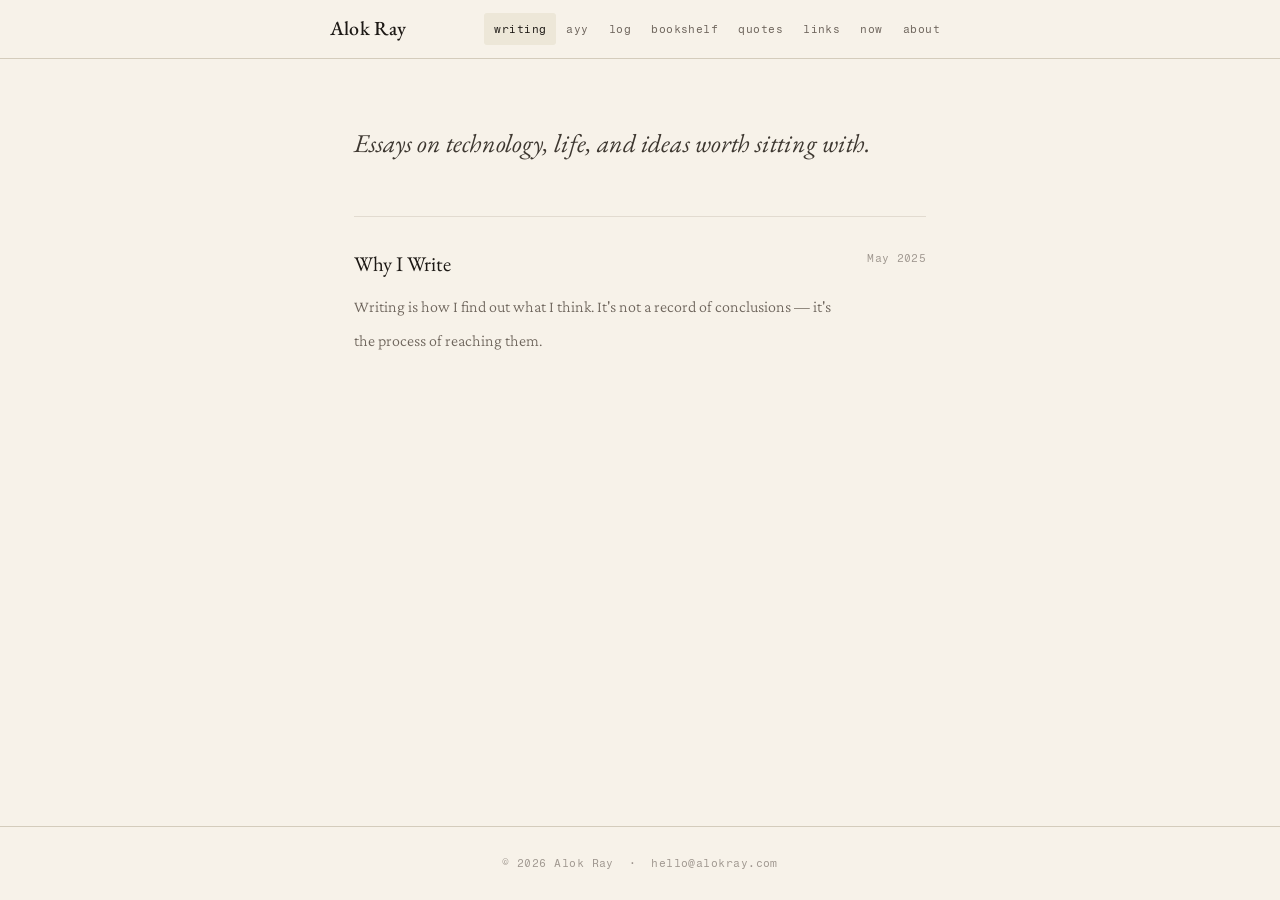
<file: index.html>
<!DOCTYPE html>
<html lang="en">
<head>
  <meta charset="UTF-8" />
  <meta name="viewport" content="width=device-width, initial-scale=1.0"/>
  <title>Alok Ray</title>
  <link rel="stylesheet" href="style.css" />
</head>
<body>

  <header>
    <div class="header-inner">
      <a href="index.html" class="site-title">Alok Ray</a>
      <nav>
        <a href="index.html" class="active">writing</a>
        <a href="ayy.html">ayy</a>
        <a href="log.html">log</a>
        <a href="bookshelf.html">bookshelf</a>
        <a href="quotes.html">quotes</a>
        <a href="links.html">links</a>
        <a href="now.html">now</a>
        <a href="about.html">about</a>
      </nav>
    </div>
  </header>

  <main>
    <div class="home-intro">
      <p>Essays on technology, life, and ideas worth sitting with.</p>
    </div>

    <ul class="post-list">

      <li style="animation-delay:0.05s">
        <div>
          <a href="posts/why-i-write.html" class="post-title">Why I Write</a>
          <span class="post-desc">Writing is how I find out what I think. It's not a record of conclusions — it's the process of reaching them.</span>
        </div>
        <span class="post-date">May 2025</span>
      </li>

      <!-- <li style="animation-delay:0.1s">
        <div>
          <a href="posts/on-simplicity.html" class="post-title">On Simplicity</a>
          <span class="post-desc">Most things worth doing are simple. Not easy — but simple. The confusion between the two costs people years.</span>
        </div>
        <span class="post-date">Apr 2025</span>
      </li>

      <li style="animation-delay:0.15s">
        <div>
          <a href="posts/the-internet-changed-thinking.html" class="post-title">The Internet Changed How We Think</a>
          <span class="post-desc">We have more information than ever, and somehow feel less certain. That's not a bug — it might be the whole point.</span>
        </div>
        <span class="post-date">Mar 2025</span>
      </li>

      <li style="animation-delay:0.2s">
        <div>
          <a href="posts/small-bets.html" class="post-title">The Power of Small Bets</a>
          <span class="post-desc">You don't need a master plan. You need a few things worth trying, and the patience to see what sticks.</span>
        </div>
        <span class="post-date">Feb 2025</span>
      </li> -->

    </ul>
  </main>

  <footer>
    <p>© 2026 Alok Ray &nbsp;·&nbsp; <a href="mailto:hello@alokray.com">hello@alokray.com</a></p>
  </footer>

</body>
</html>
</file>
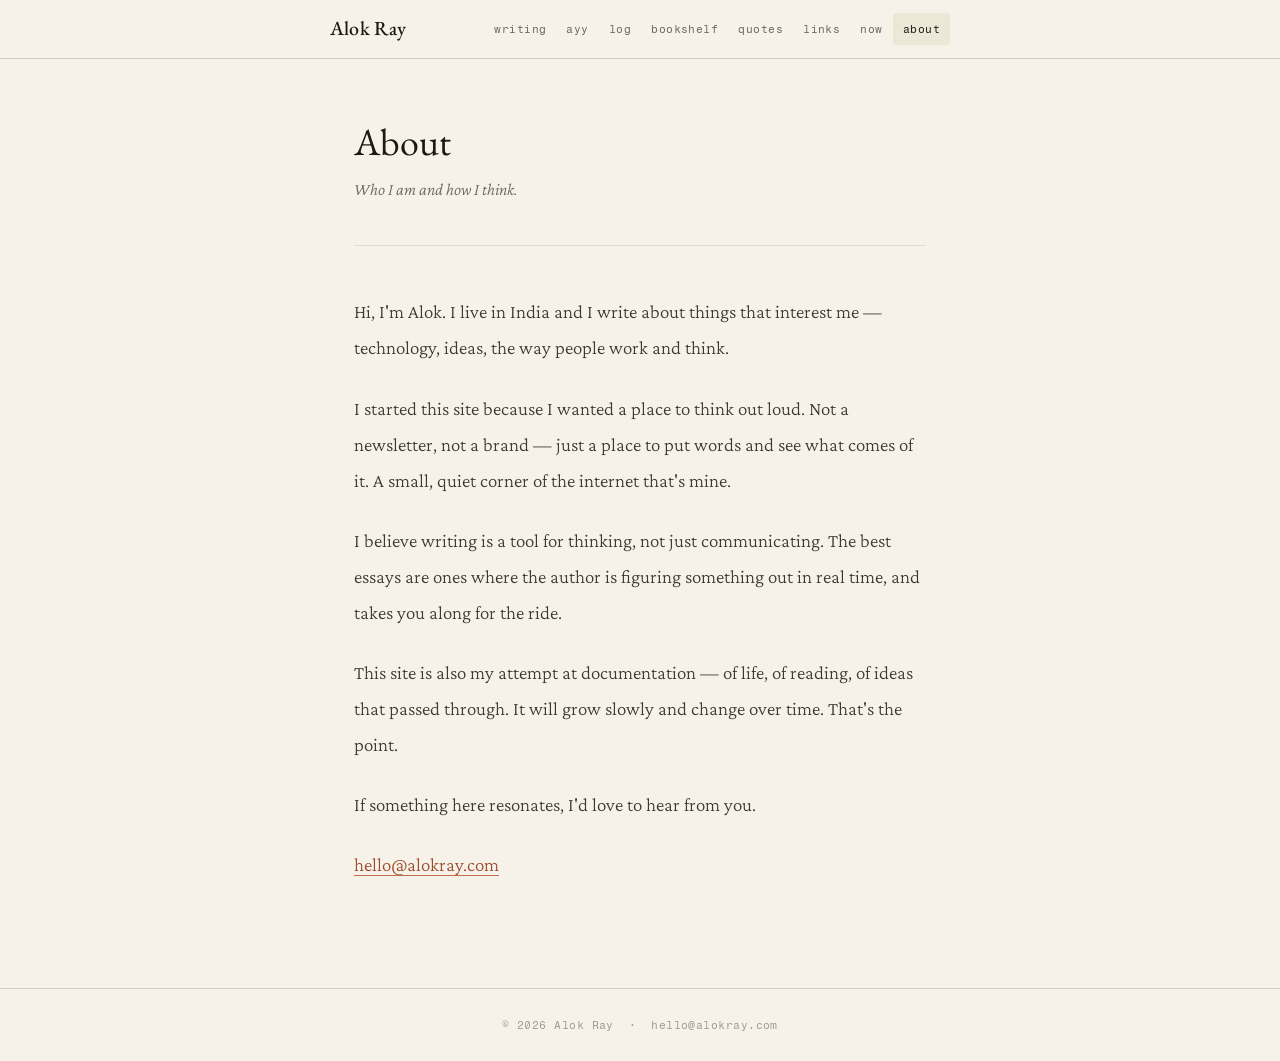
<file: about.html>
<!DOCTYPE html>
<html lang="en">
<head>
  <meta charset="UTF-8" />
  <meta name="viewport" content="width=device-width, initial-scale=1.0"/>
  <title>About — Alok Ray</title>
  <link rel="stylesheet" href="style.css" />
</head>
<body>

  <header>
    <div class="header-inner">
      <a href="index.html" class="site-title">Alok Ray</a>
      <nav>
        <a href="index.html">writing</a>
        <a href="ayy.html">ayy</a>
        <a href="log.html">log</a>
        <a href="bookshelf.html">bookshelf</a>
        <a href="quotes.html">quotes</a>
        <a href="links.html">links</a>
        <a href="now.html">now</a>
        <a href="about.html" class="active">about</a>
      </nav>
    </div>
  </header>

  <main>
    <div class="page-head">
      <h1>About</h1>
      <p class="sub">Who I am and how I think.</p>
    </div>

    <div class="about-body">
      <p>
        Hi, I'm Alok. I live in India and I write about things that interest me — technology, ideas, the way people work and think.
      </p>
      <p>
        I started this site because I wanted a place to think out loud. Not a newsletter, not a brand — just a place to put words and see what comes of it. A small, quiet corner of the internet that's mine.
      </p>
      <p>
        I believe writing is a tool for thinking, not just communicating. The best essays are ones where the author is figuring something out in real time, and takes you along for the ride.
      </p>
      <p>
        This site is also my attempt at documentation — of life, of reading, of ideas that passed through. It will grow slowly and change over time. That's the point.
      </p>
      <p>
        If something here resonates, I'd love to hear from you.
      </p>
      <p>
        <a href="mailto:hello@alokray.com">hello@alokray.com</a>
      </p>
    </div>
  </main>

  <footer>
    <p>© 2026 Alok Ray &nbsp;·&nbsp; <a href="mailto:hello@alokray.com">hello@alokray.com</a></p>
  </footer>

</body>
</html>
</file>
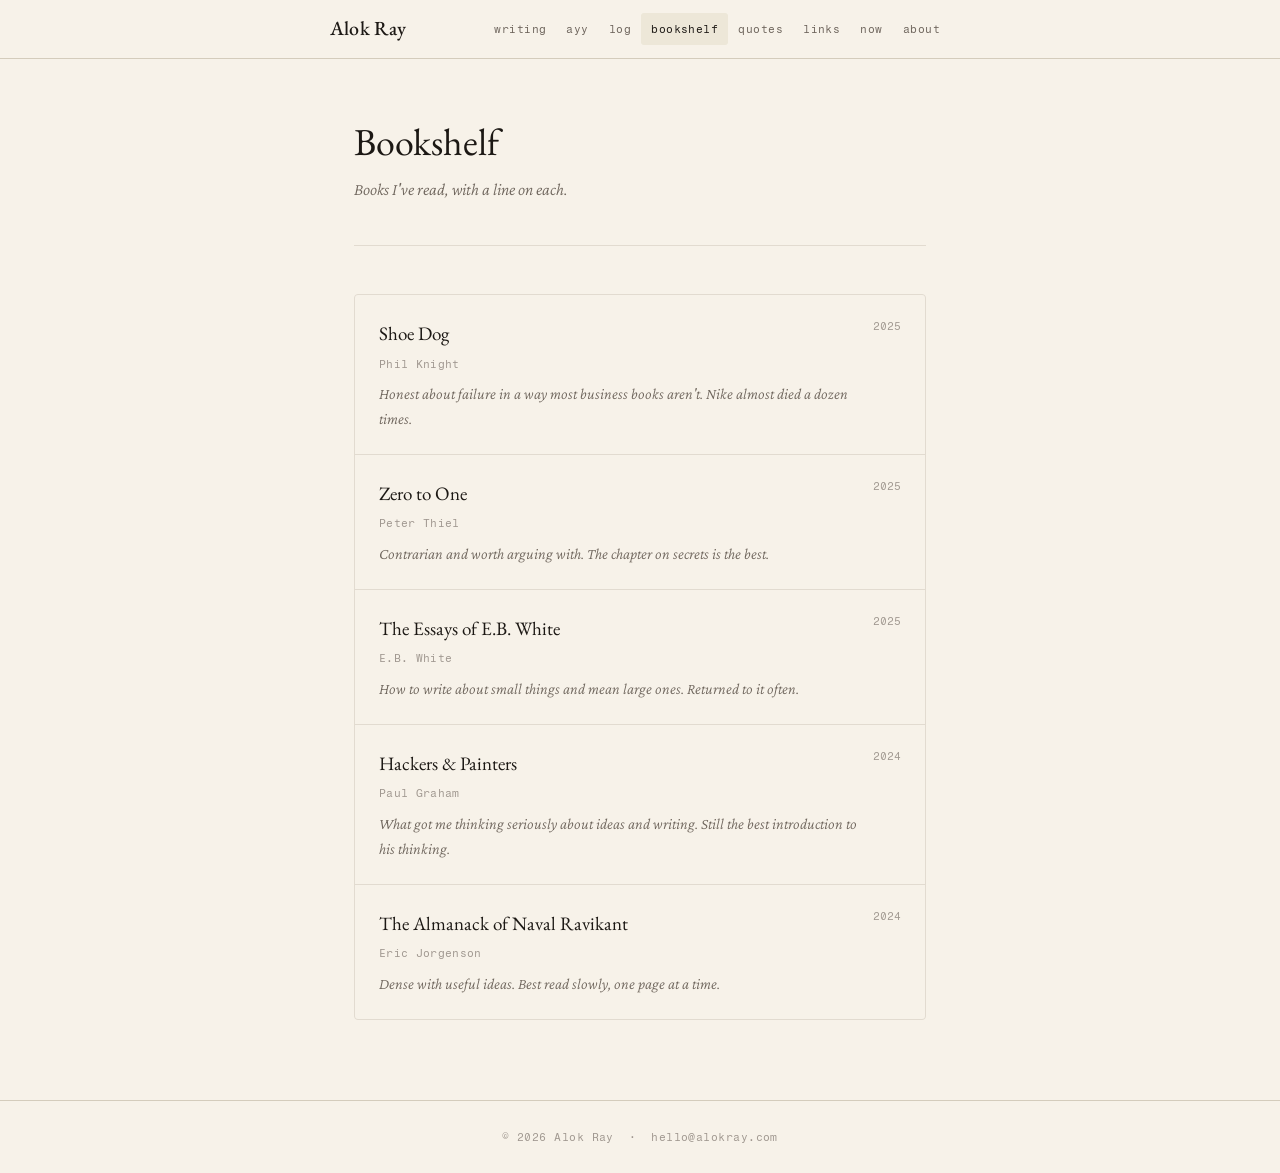
<file: bookshelf.html>
<!DOCTYPE html>
<html lang="en">
<head>
  <meta charset="UTF-8" />
  <meta name="viewport" content="width=device-width, initial-scale=1.0"/>
  <title>Bookshelf — Alok Ray</title>
  <link rel="stylesheet" href="style.css" />
</head>
<body>

  <header>
    <div class="header-inner">
      <a href="index.html" class="site-title">Alok Ray</a>
      <nav>
        <a href="index.html">writing</a>
        <a href="ayy.html">ayy</a>
        <a href="log.html">log</a>
        <a href="bookshelf.html" class="active">bookshelf</a>
        <a href="quotes.html">quotes</a>
        <a href="links.html">links</a>
        <a href="now.html">now</a>
        <a href="about.html">about</a>
      </nav>
    </div>
  </header>

  <main>
    <div class="page-head">
      <h1>Bookshelf</h1>
      <p class="sub">Books I've read, with a line on each.</p>
    </div>

    <div class="shelf">
      <div class="shelf-grid">

        <div class="book">
          <div>
            <div class="book-title">Shoe Dog</div>
            <div class="book-author">Phil Knight</div>
            <div class="book-note">Honest about failure in a way most business books aren't. Nike almost died a dozen times.</div>
          </div>
          <span class="book-year">2025</span>
        </div>

        <div class="book">
          <div>
            <div class="book-title">Zero to One</div>
            <div class="book-author">Peter Thiel</div>
            <div class="book-note">Contrarian and worth arguing with. The chapter on secrets is the best.</div>
          </div>
          <span class="book-year">2025</span>
        </div>

        <div class="book">
          <div>
            <div class="book-title">The Essays of E.B. White</div>
            <div class="book-author">E.B. White</div>
            <div class="book-note">How to write about small things and mean large ones. Returned to it often.</div>
          </div>
          <span class="book-year">2025</span>
        </div>

        <div class="book">
          <div>
            <div class="book-title">Hackers & Painters</div>
            <div class="book-author">Paul Graham</div>
            <div class="book-note">What got me thinking seriously about ideas and writing. Still the best introduction to his thinking.</div>
          </div>
          <span class="book-year">2024</span>
        </div>

        <div class="book">
          <div>
            <div class="book-title">The Almanack of Naval Ravikant</div>
            <div class="book-author">Eric Jorgenson</div>
            <div class="book-note">Dense with useful ideas. Best read slowly, one page at a time.</div>
          </div>
          <span class="book-year">2024</span>
        </div>

      </div>
    </div>
  </main>

  <footer>
    <p>© 2026 Alok Ray &nbsp;·&nbsp; <a href="mailto:hello@alokray.com">hello@alokray.com</a></p>
  </footer>

</body>
</html>
</file>
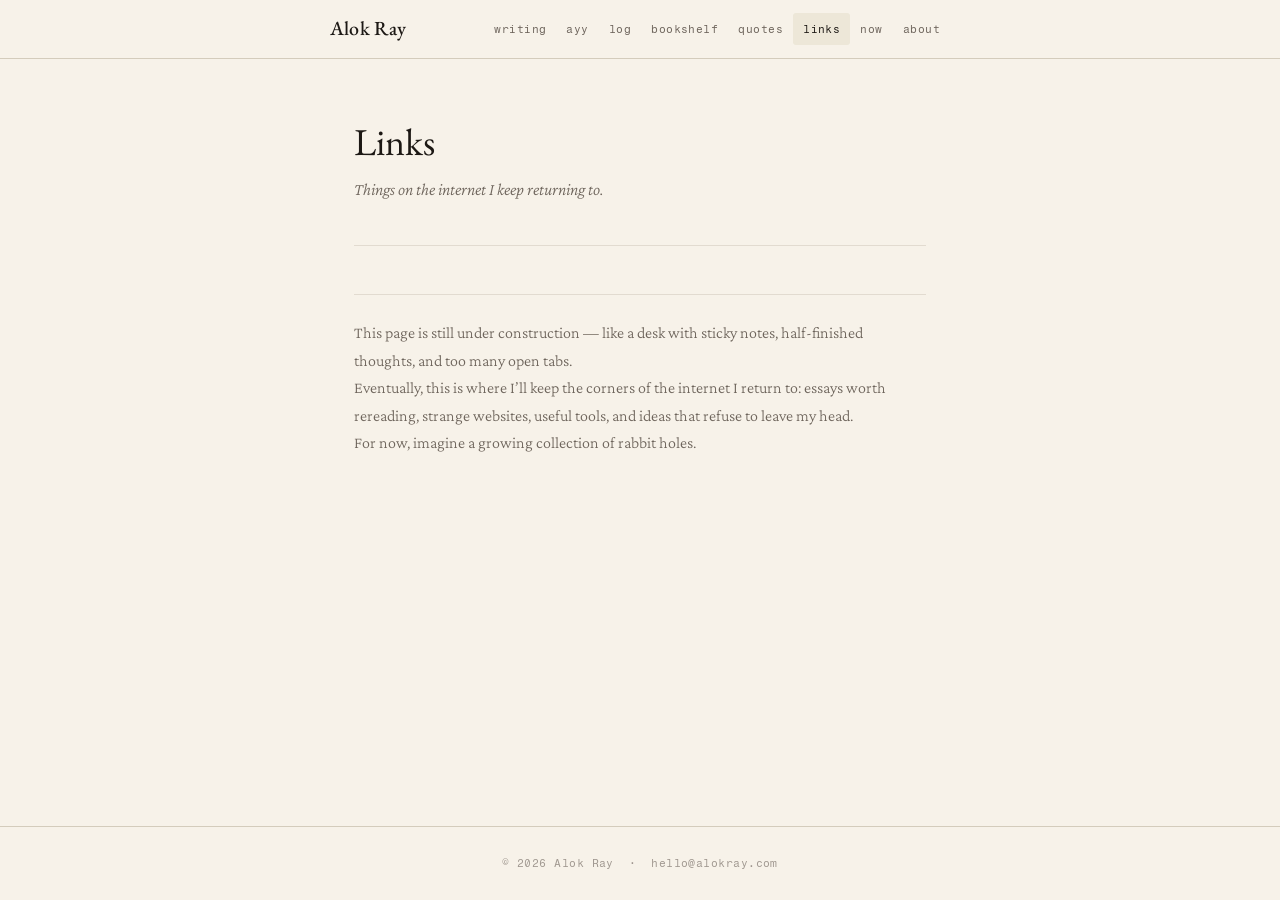
<file: links.html>
<!DOCTYPE html>
<html lang="en">
<head>
  <meta charset="UTF-8" />
  <meta name="viewport" content="width=device-width, initial-scale=1.0"/>
  <title>Links — Alok Ray</title>
  <link rel="stylesheet" href="style.css" />
</head>
<body>

  <header>
    <div class="header-inner">
      <a href="index.html" class="site-title">Alok Ray</a>
      <nav>
        <a href="index.html">writing</a>
        <a href="ayy.html">ayy</a>
        <a href="log.html">log</a>
        <a href="bookshelf.html">bookshelf</a>
        <a href="quotes.html">quotes</a>
        <a href="links.html" class="active">links</a>
        <a href="now.html">now</a>
        <a href="about.html">about</a>
      </nav>
    </div>
  </header>

  <main>
    <div class="page-head">
      <h1>Links</h1>
      <p class="sub">Things on the internet I keep returning to.</p>
    </div>

    <ul class="links-list">

  <li class="link-item empty-links">
    <p class="link-note">
      This page is still under construction — like a desk with sticky notes,
      half-finished thoughts, and too many open tabs.
    </p>

    <p class="link-note">
      Eventually, this is where I’ll keep the corners of the internet I return to:
      essays worth rereading, strange websites, useful tools, and ideas that refuse
      to leave my head.
    </p>

    <p class="link-note">
      For now, imagine a growing collection of rabbit holes.
    </p>
  </li>

</ul>
  </main>

  <footer>
    <p>© 2026 Alok Ray &nbsp;·&nbsp; <a href="mailto:hello@alokray.com">hello@alokray.com</a></p>
  </footer>

</body>
</html>
</file>
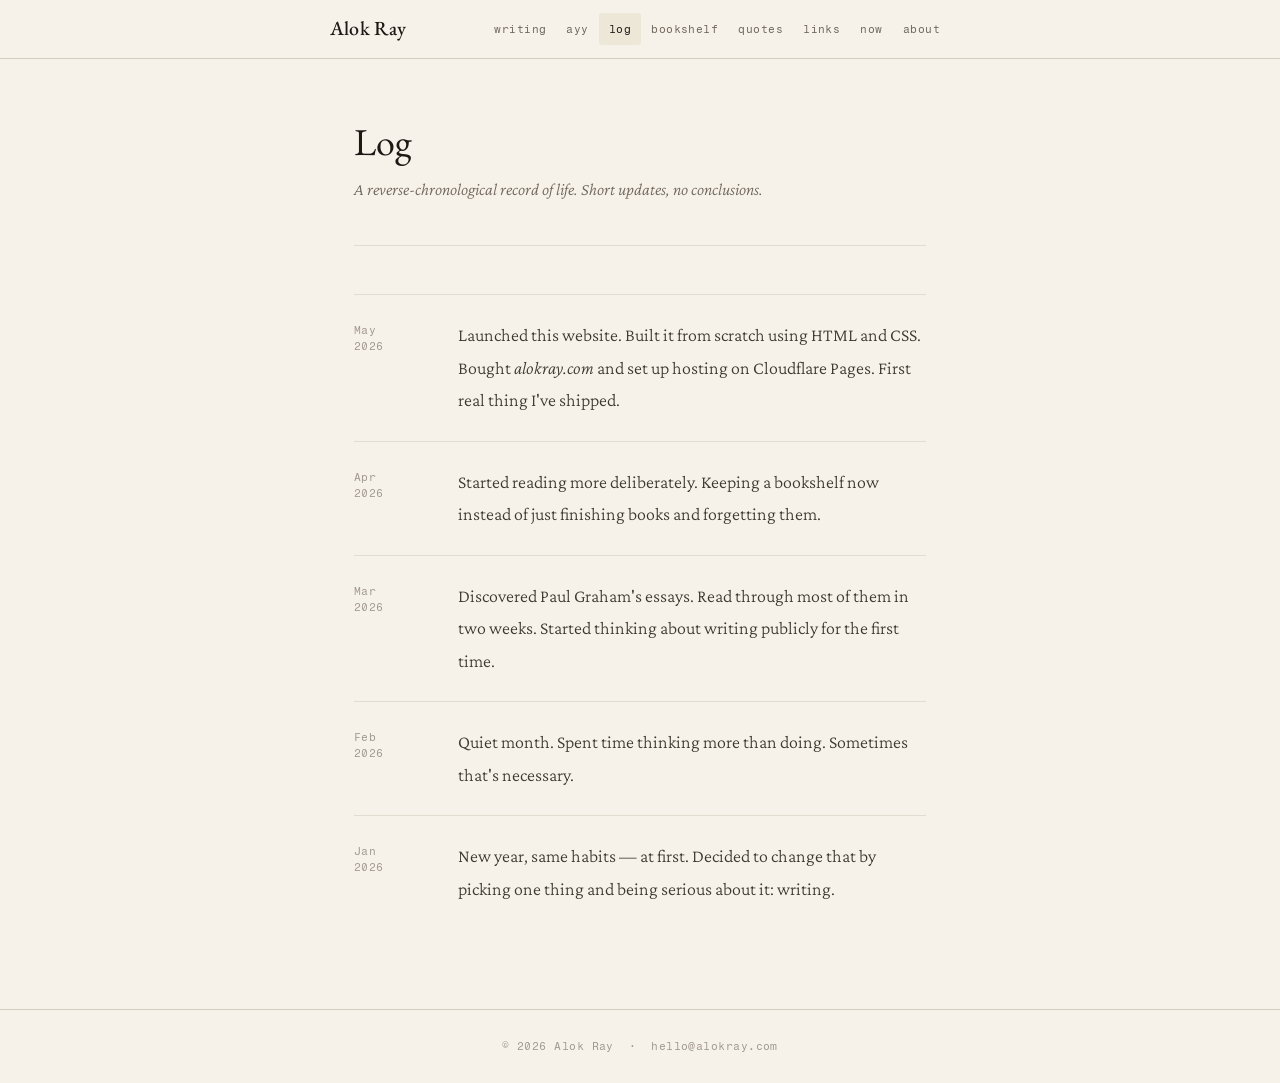
<file: log.html>
<!DOCTYPE html>
<html lang="en">
<head>
  <meta charset="UTF-8" />
  <meta name="viewport" content="width=device-width, initial-scale=1.0"/>
  <title>Log — Alok Ray</title>
  <link rel="stylesheet" href="style.css" />
</head>
<body>

  <header>
    <div class="header-inner">
      <a href="index.html" class="site-title">Alok Ray</a>
      <nav>
        <a href="index.html">writing</a>
        <a href="ayy.html">ayy</a>
        <a href="log.html" class="active">log</a>
        <a href="bookshelf.html">bookshelf</a>
        <a href="quotes.html">quotes</a>
        <a href="links.html">links</a>
        <a href="now.html">now</a>
        <a href="about.html">about</a>
      </nav>
    </div>
  </header>

  <main>
    <div class="page-head">
      <h1>Log</h1>
      <p class="sub">A reverse-chronological record of life. Short updates, no conclusions.</p>
    </div>

    <ul class="log-list">

      <li class="log-entry" style="animation-delay:0.05s">
        <span class="log-month">May<br>2026</span>
        <span class="log-text">Launched this website. Built it from scratch using HTML and CSS. Bought <em>alokray.com</em> and set up hosting on Cloudflare Pages. First real thing I've shipped.</span>
      </li>

      <li class="log-entry" style="animation-delay:0.1s">
        <span class="log-month">Apr<br>2026</span>
        <span class="log-text">Started reading more deliberately. Keeping a bookshelf now instead of just finishing books and forgetting them.</span>
      </li>

      <li class="log-entry" style="animation-delay:0.15s">
        <span class="log-month">Mar<br>2026</span>
        <span class="log-text">Discovered Paul Graham's essays. Read through most of them in two weeks. Started thinking about writing publicly for the first time.</span>
      </li>

      <li class="log-entry" style="animation-delay:0.2s">
        <span class="log-month">Feb<br>2026</span>
        <span class="log-text">Quiet month. Spent time thinking more than doing. Sometimes that's necessary.</span>
      </li>

      <li class="log-entry" style="animation-delay:0.25s">
        <span class="log-month">Jan<br>2026</span>
        <span class="log-text">New year, same habits — at first. Decided to change that by picking one thing and being serious about it: writing.</span>
      </li>

    </ul>
  </main>

  <footer>
    <p>© 2026 Alok Ray &nbsp;·&nbsp; <a href="mailto:hello@alokray.com">hello@alokray.com</a></p>
  </footer>

</body>
</html>
</file>
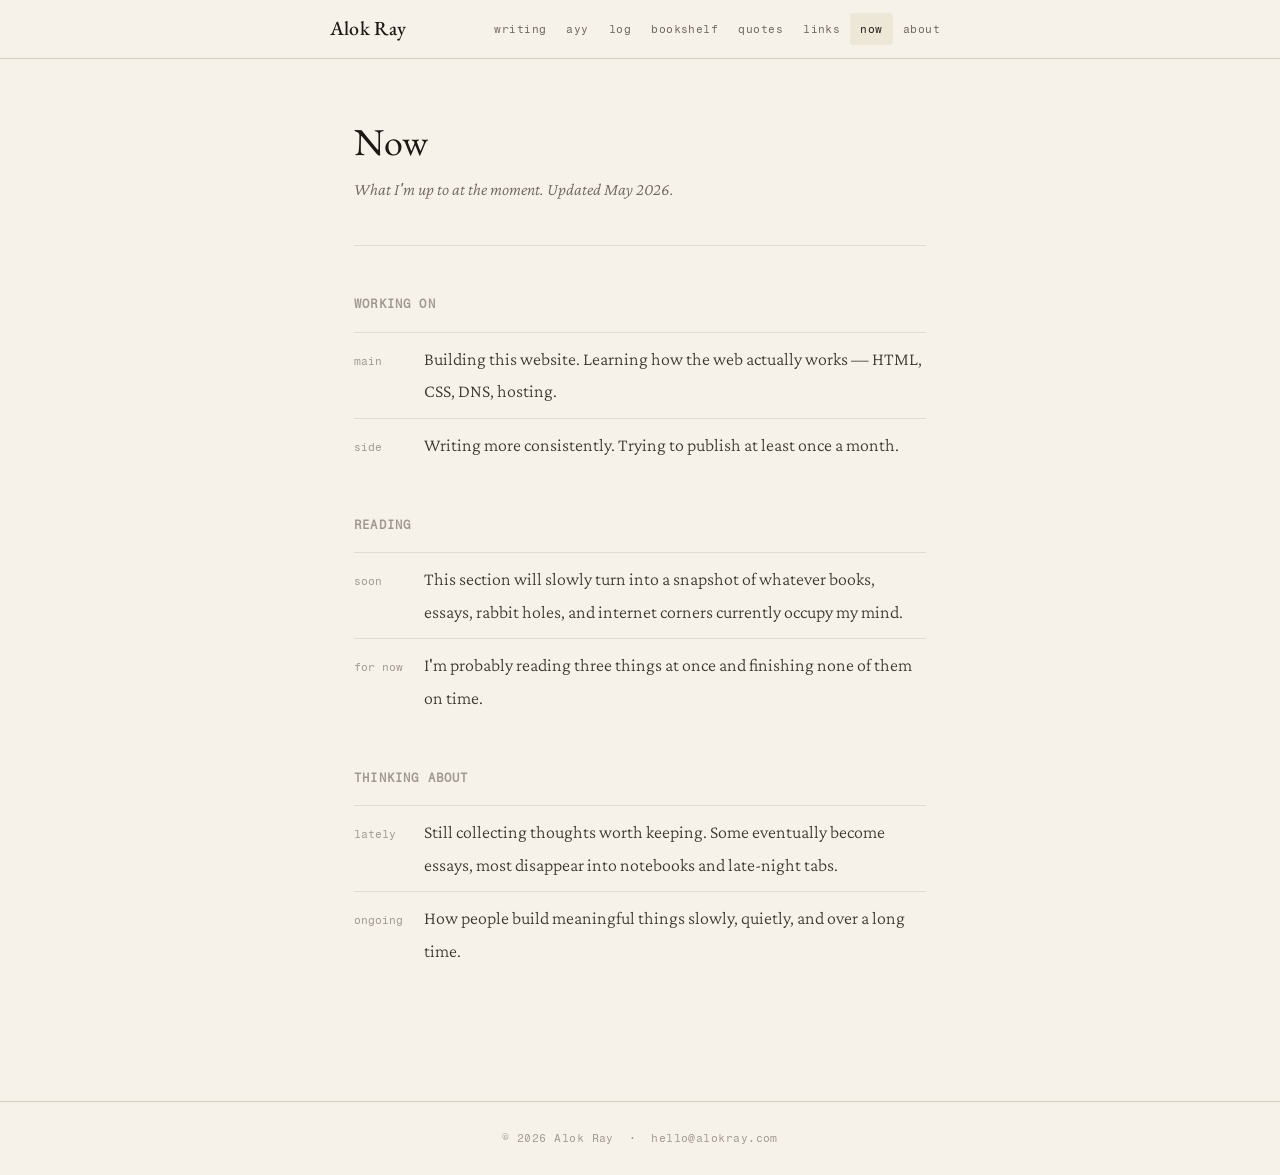
<file: now.html>
<!DOCTYPE html>
<html lang="en">
<head>
  <meta charset="UTF-8" />
  <meta name="viewport" content="width=device-width, initial-scale=1.0"/>
  <title>Now — Alok Ray</title>
  <link rel="stylesheet" href="style.css" />
</head>
<body>

  <header>
    <div class="header-inner">
      <a href="index.html" class="site-title">Alok Ray</a>

      <nav>
        <a href="index.html">writing</a>
        <a href="ayy.html">ayy</a>
        <a href="log.html">log</a>
        <a href="bookshelf.html">bookshelf</a>
        <a href="quotes.html">quotes</a>
        <a href="links.html">links</a>
        <a href="now.html" class="active">now</a>
        <a href="about.html">about</a>
      </nav>
    </div>
  </header>

  <main>

    <div class="page-head">
      <h1>Now</h1>
      <p class="sub">What I'm up to at the moment. Updated May 2026.</p>
    </div>

    <div class="now-body">

      <div class="now-section">
        <h2>Working on</h2>

        <div class="now-item">
          <span class="label">main</span>
          <span>
            Building this website. Learning how the web actually works —
            HTML, CSS, DNS, hosting.
          </span>
        </div>

        <div class="now-item">
          <span class="label">side</span>
          <span>
            Writing more consistently. Trying to publish at least once a month.
          </span>
        </div>
      </div>

      <div class="now-section">
        <h2>Reading</h2>

        <div class="now-item">
          <span class="label">soon</span>
          <span>
            This section will slowly turn into a snapshot of whatever books,
            essays, rabbit holes, and internet corners currently occupy my mind.
          </span>
        </div>

        <div class="now-item">
          <span class="label">for now</span>
          <span>
            I'm probably reading three things at once and finishing none of them on time.
          </span>
        </div>
      </div>

      <div class="now-section">
        <h2>Thinking about</h2>

        <div class="now-item">
          <span class="label">lately</span>
          <span>
            Still collecting thoughts worth keeping. Some eventually become essays,
            most disappear into notebooks and late-night tabs.
          </span>
        </div>

        <div class="now-item">
          <span class="label">ongoing</span>
          <span>
            How people build meaningful things slowly, quietly, and over a long time.
          </span>
        </div>
      </div>

    </div>

  </main>

  <footer>
    <p>
      © 2026 Alok Ray &nbsp;·&nbsp;
      <a href="mailto:hello@alokray.com">hello@alokray.com</a>
    </p>
  </footer>

</body>
</html>
</file>
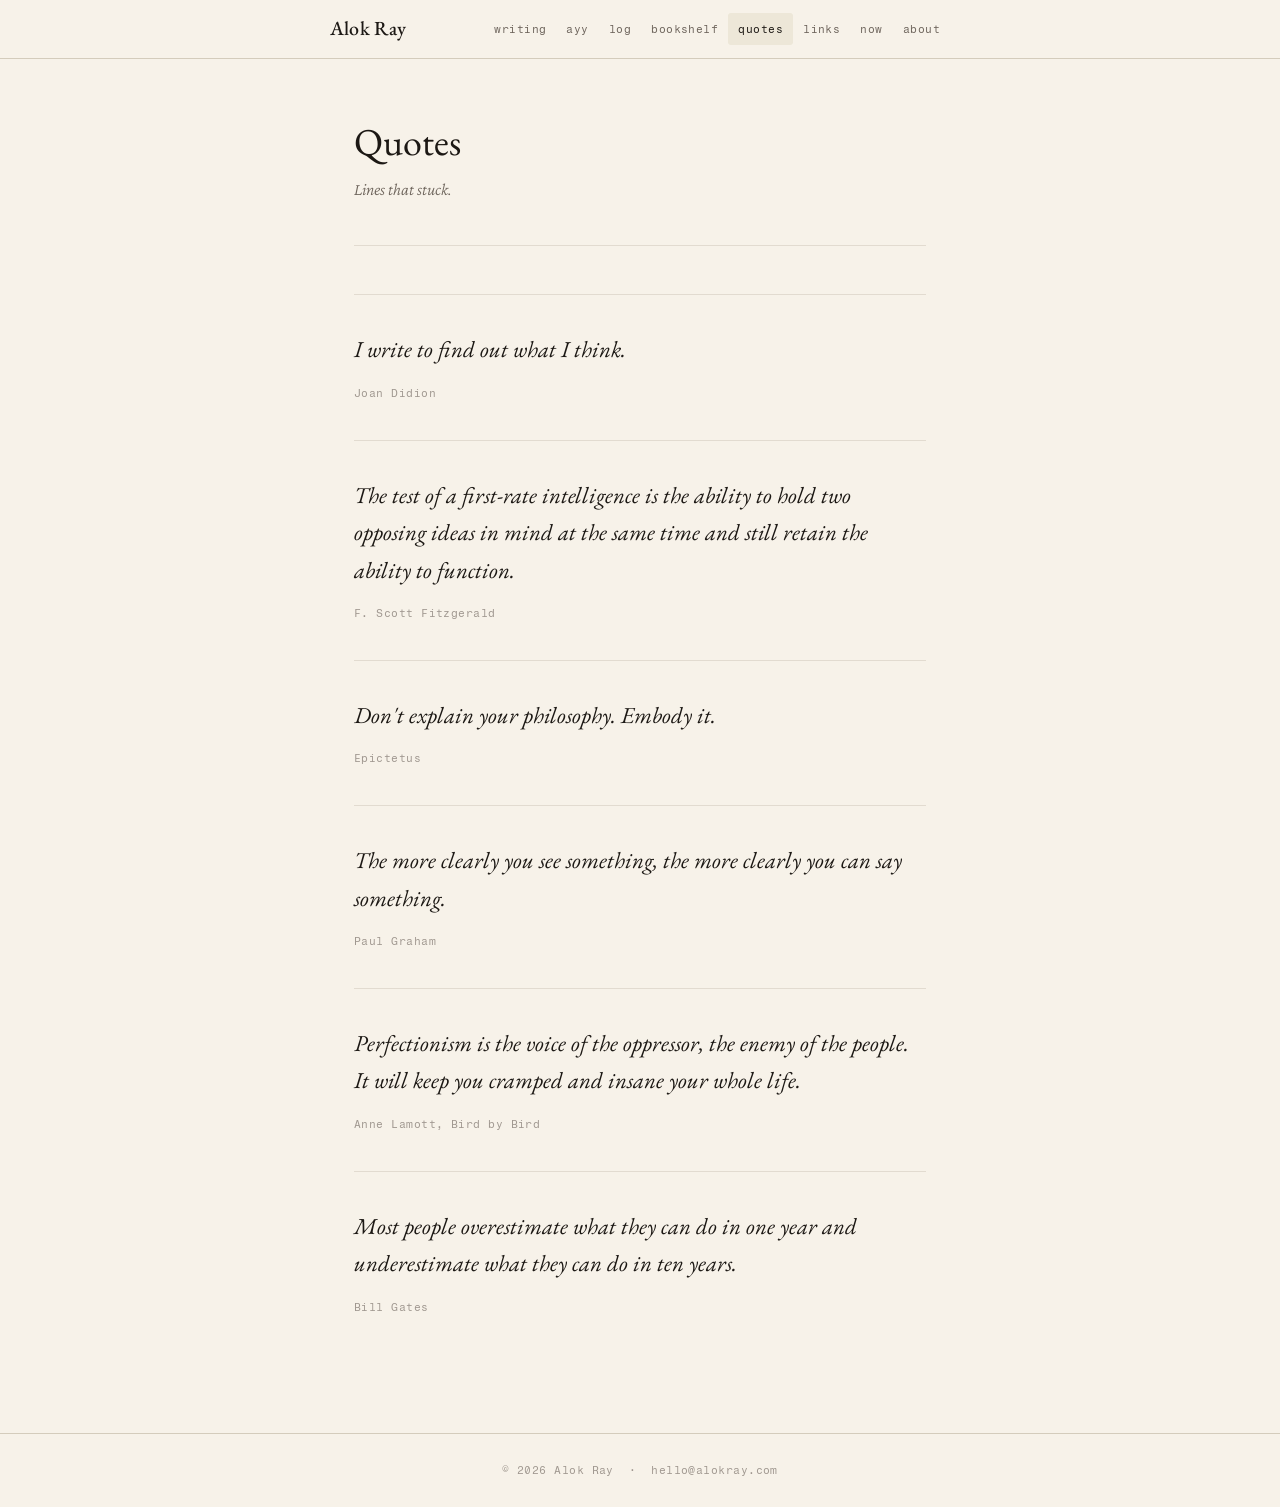
<file: quotes.html>
<!DOCTYPE html>
<html lang="en">
<head>
  <meta charset="UTF-8" />
  <meta name="viewport" content="width=device-width, initial-scale=1.0"/>
  <title>Quotes — Alok Ray</title>
  <link rel="stylesheet" href="style.css" />
</head>
<body>

  <header>
    <div class="header-inner">
      <a href="index.html" class="site-title">Alok Ray</a>
      <nav>
        <a href="index.html">writing</a>
        <a href="ayy.html">ayy</a>
        <a href="log.html">log</a>
        <a href="bookshelf.html">bookshelf</a>
        <a href="quotes.html" class="active">quotes</a>
        <a href="links.html">links</a>
        <a href="now.html">now</a>
        <a href="about.html">about</a>
      </nav>
    </div>
  </header>

  <main>
    <div class="page-head">
      <h1>Quotes</h1>
      <p class="sub">Lines that stuck.</p>
    </div>

    <ul class="quotes-list">

      <li class="quote-item">
        <p class="quote-text">I write to find out what I think.</p>
        <p class="quote-source">Joan Didion</p>
      </li>

      <li class="quote-item">
        <p class="quote-text">The test of a first-rate intelligence is the ability to hold two opposing ideas in mind at the same time and still retain the ability to function.</p>
        <p class="quote-source">F. Scott Fitzgerald</p>
      </li>

      <li class="quote-item">
        <p class="quote-text">Don't explain your philosophy. Embody it.</p>
        <p class="quote-source">Epictetus</p>
      </li>

      <li class="quote-item">
        <p class="quote-text">The more clearly you see something, the more clearly you can say something.</p>
        <p class="quote-source">Paul Graham</p>
      </li>

      <li class="quote-item">
        <p class="quote-text">Perfectionism is the voice of the oppressor, the enemy of the people. It will keep you cramped and insane your whole life.</p>
        <p class="quote-source">Anne Lamott, Bird by Bird</p>
      </li>

      <li class="quote-item">
        <p class="quote-text">Most people overestimate what they can do in one year and underestimate what they can do in ten years.</p>
        <p class="quote-source">Bill Gates</p>
      </li>

    </ul>
  </main>

  <footer>
    <p>© 2026 Alok Ray &nbsp;·&nbsp; <a href="mailto:hello@alokray.com">hello@alokray.com</a></p>
  </footer>

</body>
</html>
</file>
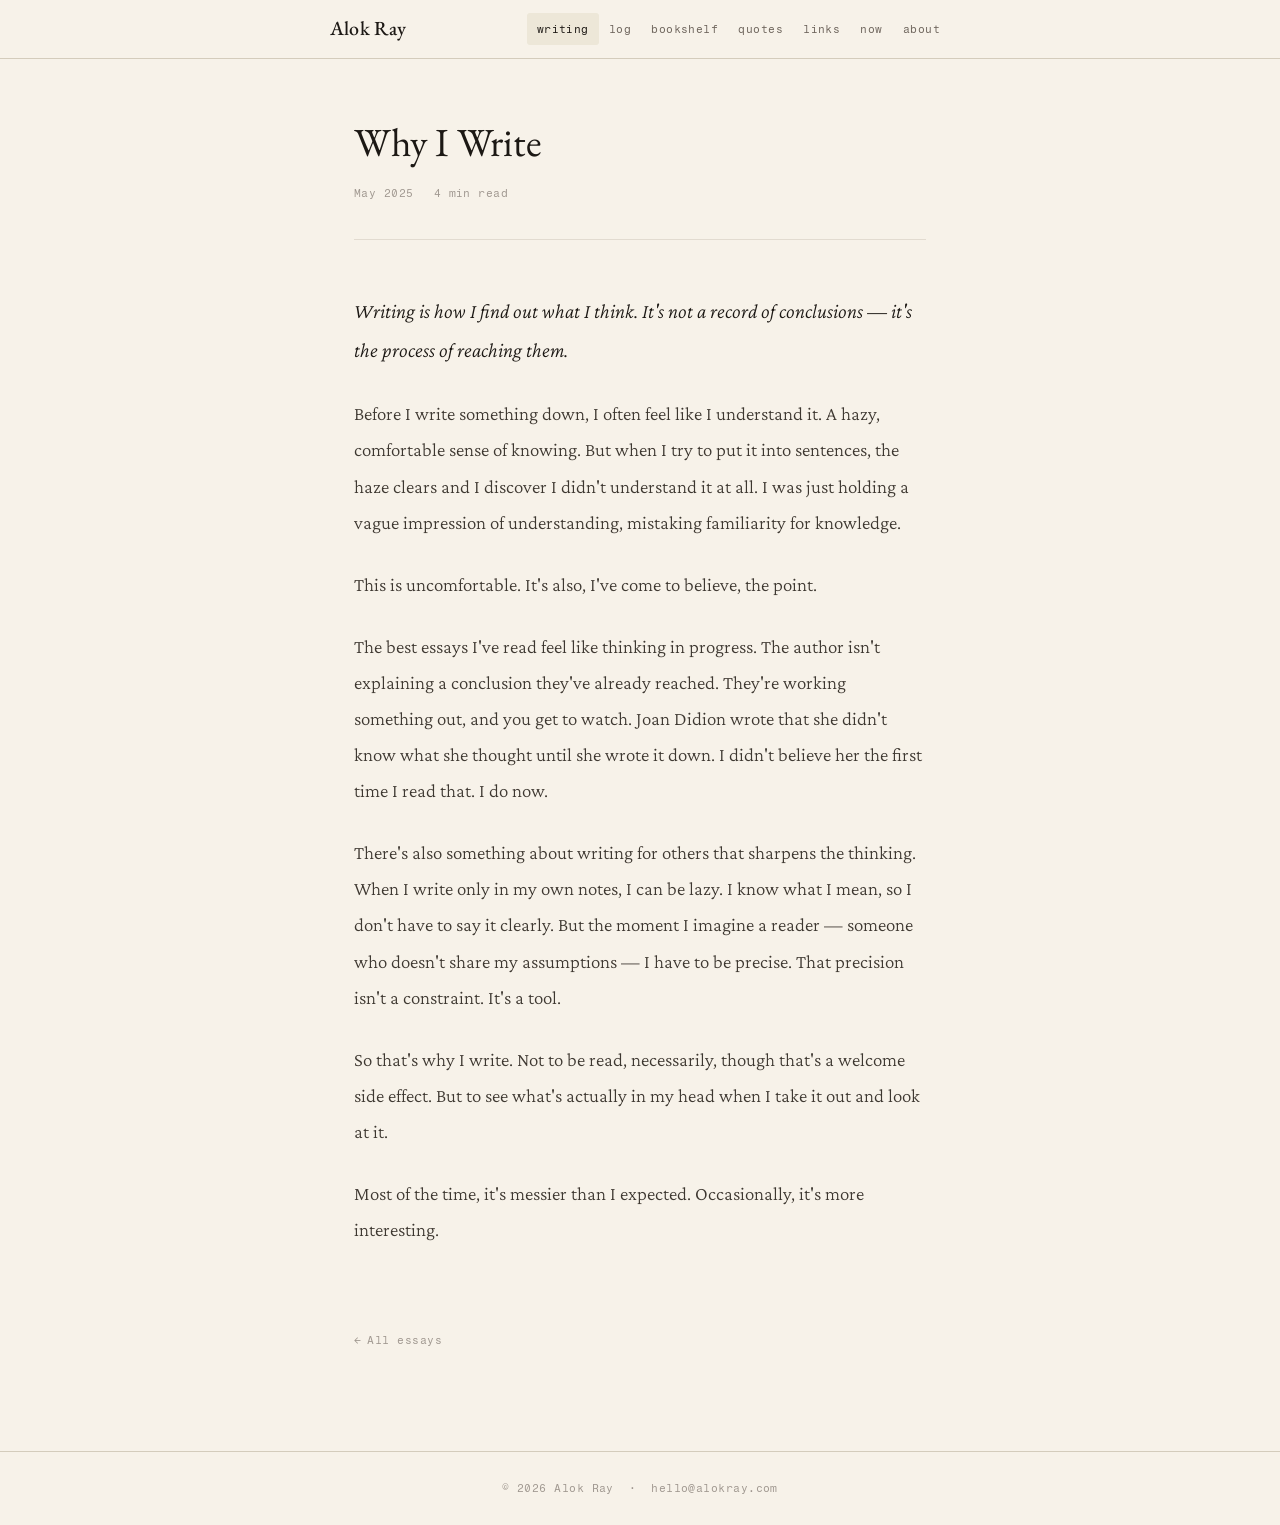
<file: posts/why-i-write.html>
<!DOCTYPE html>
<html lang="en">
<head>
  <meta charset="UTF-8" />
  <meta name="viewport" content="width=device-width, initial-scale=1.0"/>
  <title>Why I Write — Alok Ray</title>
  <link rel="stylesheet" href="../style.css" />
</head>
<body>

  <header>
    <div class="header-inner">
      <a href="../index.html" class="site-title">Alok Ray</a>
      <nav>
        <a href="../index.html" class="active">writing</a>
        <a href="../log.html">log</a>
        <a href="../bookshelf.html">bookshelf</a>
        <a href="../quotes.html">quotes</a>
        <a href="../links.html">links</a>
        <a href="../now.html">now</a>
        <a href="../about.html">about</a>
      </nav>
    </div>
  </header>

  <main>
    <div class="essay">
      <div class="essay-head">
        <h1>Why I Write</h1>
        <div class="essay-meta">
          <span>May 2025</span>
          <span>4 min read</span>
        </div>
      </div>

      <div class="essay-body">
        <p>
          Writing is how I find out what I think. It's not a record of conclusions — it's the process of reaching them.
        </p>
        <p>
          Before I write something down, I often feel like I understand it. A hazy, comfortable sense of knowing. But when I try to put it into sentences, the haze clears and I discover I didn't understand it at all. I was just holding a vague impression of understanding, mistaking familiarity for knowledge.
        </p>
        <p>
          This is uncomfortable. It's also, I've come to believe, the point.
        </p>
        <p>
          The best essays I've read feel like thinking in progress. The author isn't explaining a conclusion they've already reached. They're working something out, and you get to watch. Joan Didion wrote that she didn't know what she thought until she wrote it down. I didn't believe her the first time I read that. I do now.
        </p>
        <p>
          There's also something about writing for others that sharpens the thinking. When I write only in my own notes, I can be lazy. I know what I mean, so I don't have to say it clearly. But the moment I imagine a reader — someone who doesn't share my assumptions — I have to be precise. That precision isn't a constraint. It's a tool.
        </p>
        <p>
          So that's why I write. Not to be read, necessarily, though that's a welcome side effect. But to see what's actually in my head when I take it out and look at it.
        </p>
        <p>
          Most of the time, it's messier than I expected. Occasionally, it's more interesting.
        </p>
      </div>

      <a href="../index.html" class="back">All essays</a>
    </div>
  </main>

  <footer>
    <p>© 2026 Alok Ray &nbsp;·&nbsp; <a href="mailto:hello@alokray.com">hello@alokray.com</a></p>
  </footer>

</body>
</html>
</file>
<file: style.css>
@import url('https://fonts.googleapis.com/css2?family=EB+Garamond:ital,wght@0,400;0,500;1,400;1,500&family=Crimson+Pro:ital,wght@0,300;0,400;1,300;1,400&family=Fragment+Mono:ital@0;1&display=swap');

:root {
  --paper:       #f7f2e9;
  --paper-dark:  #ede7d8;
  --paper-mid:   #e5dece;
  --ink:         #1c1814;
  --ink-2:       #3d3730;
  --ink-3:       #6e655c;
  --ink-4:       #a09890;
  --rust:        #9c4a28;
  --rust-soft:   #c07050;
  --border:      #d4ccbc;
  --border-soft: #e2dbd0;

  --serif:  'EB Garamond', Georgia, serif;
  --prose:  'Crimson Pro', Georgia, serif;
  --mono:   'Fragment Mono', monospace;

  --w: 620px;
  --gap: 24px;
}

*, *::before, *::after { box-sizing: border-box; margin: 0; padding: 0; }

html { font-size: 19px; scroll-behavior: smooth; }

body {
  background: var(--paper);
  color: var(--ink);
  font-family: var(--prose);
  font-weight: 300;
  line-height: 1.8;
  min-height: 100vh;
  display: flex;
  flex-direction: column;
}

a { color: inherit; text-decoration: none; }

img { max-width: 100%; display: block; }

/* ── HEADER ───────────────────────────────── */

header {
  border-bottom: 1px solid var(--border);
  padding: 0 var(--gap);
  background: rgba(247,242,233,0.95);
  backdrop-filter: blur(6px);
  position: sticky;
  top: 0;
  z-index: 50;
}

.header-inner {
  max-width: var(--w);
  margin: 0 auto;
  height: 58px;
  display: flex;
  align-items: center;
  justify-content: space-between;
}

.site-title {
  font-family: var(--serif);
  font-size: 1.05rem;
  font-weight: 500;
  letter-spacing: 0.01em;
  color: var(--ink);
  transition: color 0.2s;
}
.site-title:hover { color: var(--rust); }

nav {
  display: flex;
  align-items: center;
  gap: 0;
}

nav a {
  font-family: var(--mono);
  font-size: 0.6rem;
  letter-spacing: 0.04em;
  color: var(--ink-3);
  padding: 6px 10px;
  border-radius: 3px;
  transition: color 0.2s, background 0.2s;
  text-transform: lowercase;
}

nav a:hover,
nav a.active {
  color: var(--ink);
  background: var(--paper-dark);
}

/* ── MAIN WRAPPER ─────────────────────────── */

main {
  flex: 1;
  max-width: var(--w);
  width: 100%;
  margin: 0 auto;
  padding: 0 var(--gap);
}

/* ── PAGE HEADER ──────────────────────────── */

.page-head {
  padding: 60px 0 40px;
  border-bottom: 1px solid var(--border-soft);
  margin-bottom: 48px;
}

.page-head h1 {
  font-family: var(--serif);
  font-size: 2rem;
  font-weight: 400;
  color: var(--ink);
  margin-bottom: 10px;
  line-height: 1.2;
}

.page-head .sub {
  font-family: var(--prose);
  font-size: 0.9rem;
  font-style: italic;
  color: var(--ink-3);
}

/* ── HOME ─────────────────────────────────── */

.home-intro {
  padding: 64px 0 52px;
}

.home-intro p {
  font-family: var(--serif);
  font-size: 1.35rem;
  font-style: italic;
  color: var(--ink-2);
  line-height: 1.6;
  max-width: 520px;
}

.post-list {
  list-style: none;
  padding-bottom: 80px;
}

.post-list li {
  border-top: 1px solid var(--border-soft);
  padding: 28px 0;
  display: grid;
  grid-template-columns: 1fr auto;
  gap: 16px;
  align-items: start;
  animation: rise 0.4s ease both;
}

.post-list li:hover .post-title { color: var(--rust); }

.post-title {
  font-family: var(--serif);
  font-size: 1.1rem;
  font-weight: 400;
  color: var(--ink);
  transition: color 0.2s;
  display: block;
  margin-bottom: 6px;
}

.post-desc {
  font-size: 0.85rem;
  color: var(--ink-3);
  line-height: 1.6;
}

.post-date {
  font-family: var(--mono);
  font-size: 0.58rem;
  color: var(--ink-4);
  white-space: nowrap;
  padding-top: 4px;
  letter-spacing: 0.03em;
}

/* ── ESSAY ────────────────────────────────── */

.essay {
  padding-top: 60px;
  padding-bottom: 96px;
}

.essay-head {
  margin-bottom: 52px;
  padding-bottom: 36px;
  border-bottom: 1px solid var(--border-soft);
}

.essay-head h1 {
  font-family: var(--serif);
  font-size: 2.1rem;
  font-weight: 400;
  line-height: 1.2;
  color: var(--ink);
  margin-bottom: 16px;
}

.essay-meta {
  display: flex;
  gap: 20px;
  font-family: var(--mono);
  font-size: 0.6rem;
  color: var(--ink-4);
  letter-spacing: 0.04em;
}

.essay-body p {
  font-family: var(--prose);
  font-size: 1rem;
  line-height: 1.9;
  color: var(--ink-2);
  margin-bottom: 26px;
}

.essay-body p:first-child {
  font-size: 1.08rem;
  color: var(--ink);
  font-style: italic;
}

.back {
  display: inline-flex;
  align-items: center;
  gap: 6px;
  font-family: var(--mono);
  font-size: 0.6rem;
  color: var(--ink-4);
  letter-spacing: 0.04em;
  margin-top: 56px;
  transition: color 0.2s;
}
.back:hover { color: var(--rust); }
.back::before { content: '←'; }

/* ── ABOUT ────────────────────────────────── */

.about-body {
  padding-bottom: 80px;
}

.about-body p {
  font-size: 1rem;
  color: var(--ink-2);
  margin-bottom: 24px;
  line-height: 1.9;
}

.about-body a {
  color: var(--rust);
  border-bottom: 1px solid var(--rust-soft);
  transition: color 0.2s, border-color 0.2s;
}
.about-body a:hover { color: var(--ink); border-color: var(--ink); }

/* ── NOW ──────────────────────────────────── */

.now-body {
  padding-bottom: 80px;
}

.now-body p {
  font-size: 1rem;
  color: var(--ink-2);
  margin-bottom: 20px;
  line-height: 1.9;
}

.now-section {
  margin-bottom: 44px;
}

.now-section h2 {
  font-family: var(--mono);
  font-size: 0.62rem;
  letter-spacing: 0.1em;
  text-transform: uppercase;
  color: var(--ink-4);
  margin-bottom: 16px;
}

.now-item {
  display: flex;
  gap: 14px;
  align-items: baseline;
  padding: 10px 0;
  border-top: 1px solid var(--border-soft);
  font-size: 0.95rem;
  color: var(--ink-2);
}

.now-item .label {
  font-family: var(--mono);
  font-size: 0.58rem;
  color: var(--ink-4);
  min-width: 56px;
  padding-top: 2px;
}

/* ── BOOKSHELF ────────────────────────────── */

.shelf {
  padding-bottom: 80px;
}

.shelf-grid {
  display: grid;
  gap: 1px;
  background: var(--border-soft);
  border: 1px solid var(--border-soft);
  border-radius: 4px;
  overflow: hidden;
}

.book {
  background: var(--paper);
  padding: 22px 24px;
  display: grid;
  grid-template-columns: 1fr auto;
  gap: 12px;
  align-items: start;
  transition: background 0.2s;
}

.book:hover { background: var(--paper-dark); }

.book-title {
  font-family: var(--serif);
  font-size: 1rem;
  color: var(--ink);
  margin-bottom: 3px;
}

.book-author {
  font-family: var(--mono);
  font-size: 0.58rem;
  color: var(--ink-4);
  letter-spacing: 0.03em;
}

.book-note {
  font-size: 0.82rem;
  font-style: italic;
  color: var(--ink-3);
  margin-top: 8px;
  line-height: 1.6;
}

.book-year {
  font-family: var(--mono);
  font-size: 0.58rem;
  color: var(--ink-4);
  white-space: nowrap;
}

/* ── QUOTES ───────────────────────────────── */

.quotes-list {
  padding-bottom: 80px;
  list-style: none;
}

.quote-item {
  padding: 36px 0;
  border-top: 1px solid var(--border-soft);
}

.quote-text {
  font-family: var(--serif);
  font-size: 1.2rem;
  font-style: italic;
  color: var(--ink);
  line-height: 1.65;
  margin-bottom: 14px;
}

.quote-source {
  font-family: var(--mono);
  font-size: 0.6rem;
  color: var(--ink-4);
  letter-spacing: 0.04em;
}

/* ── LOG ──────────────────────────────────── */

.log-list {
  padding-bottom: 80px;
  list-style: none;
}

.log-entry {
  display: grid;
  grid-template-columns: 80px 1fr;
  gap: 24px;
  padding: 24px 0;
  border-top: 1px solid var(--border-soft);
  animation: rise 0.3s ease both;
}

.log-month {
  font-family: var(--mono);
  font-size: 0.6rem;
  color: var(--ink-4);
  letter-spacing: 0.04em;
  padding-top: 4px;
  line-height: 1.4;
}

.log-text {
  font-size: 0.95rem;
  color: var(--ink-2);
  line-height: 1.8;
}

/* ── LINKS ────────────────────────────────── */

.links-list {
  padding-bottom: 80px;
  list-style: none;
}

.link-item {
  padding: 24px 0;
  border-top: 1px solid var(--border-soft);
}

.link-item a.link-title {
  font-family: var(--serif);
  font-size: 1rem;
  color: var(--rust);
  border-bottom: 1px solid transparent;
  transition: border-color 0.2s;
}
.link-item a.link-title:hover { border-color: var(--rust-soft); }

.link-domain {
  font-family: var(--mono);
  font-size: 0.58rem;
  color: var(--ink-4);
  margin: 4px 0 8px;
  letter-spacing: 0.03em;
}

.link-note {
  font-size: 0.85rem;
  color: var(--ink-3);
  line-height: 1.7;
}

/* ── FOOTER ───────────────────────────────── */

footer {
  border-top: 1px solid var(--border);
  padding: 26px var(--gap);
  text-align: center;
}

footer p {
  font-family: var(--mono);
  font-size: 0.6rem;
  color: var(--ink-4);
  letter-spacing: 0.04em;
}

footer a:hover { color: var(--rust); }

/* ── ANIMATIONS ───────────────────────────── */

@keyframes rise {
  from { opacity: 0; transform: translateY(12px); }
  to   { opacity: 1; transform: translateY(0); }
}

/* ── RESPONSIVE ───────────────────────────── */

@media (max-width: 660px) {
  html { font-size: 17px; }
  .home-intro { padding: 44px 0 36px; }
  .log-entry { grid-template-columns: 60px 1fr; gap: 14px; }
  nav a { padding: 6px 7px; }
  .essay-head h1 { font-size: 1.7rem; }
}
/* ── AYYY PAGE ───────────────────────────── */

.ayy-page {
  background: var(--paper);
}

.ayy-wrap {
  min-height: 100vh;
  display: flex;
  align-items: center;
  justify-content: center;
  padding: 40px;
}

.ayy-text {
  font-family: var(--serif);
  font-size: clamp(5rem, 14vw, 11rem);
  font-weight: 400;
  letter-spacing: -0.04em;
  line-height: 0.9;
  color: var(--ink);

  text-align: center;

  opacity: 0.96;

  animation: floatIn 0.8s ease;
}

@keyframes floatIn {
  from {
    opacity: 0;
    transform: translateY(18px);
  }

  to {
    opacity: 0.96;
    transform: translateY(0);
  }
}
</file>
